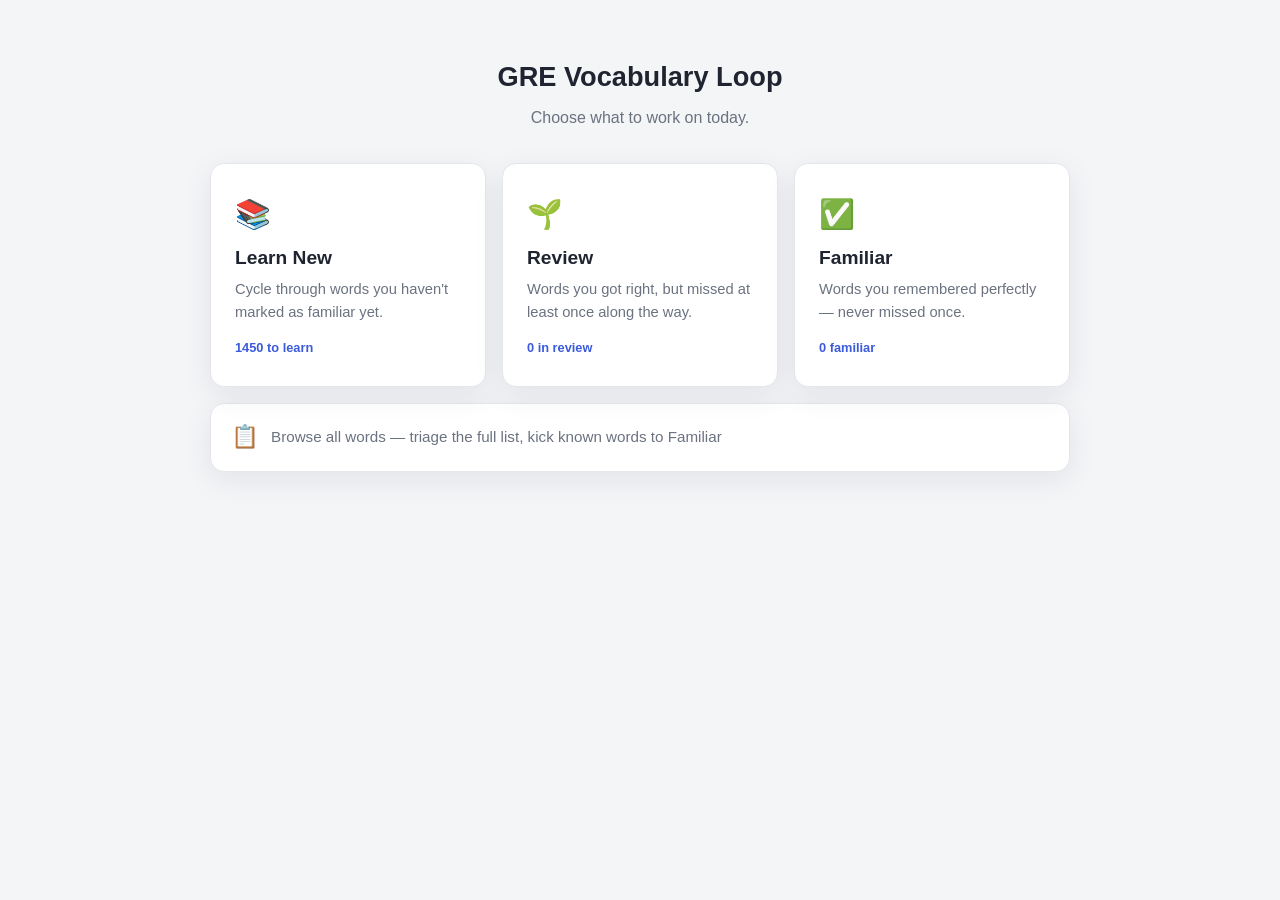
<file: index.html>
<!DOCTYPE html>
<html lang="en">
<head>
  <meta charset="UTF-8" />
  <meta name="viewport" content="width=device-width, initial-scale=1.0" />
  <title>GRE Vocabulary Loop</title>
  <link rel="stylesheet" href="style.css" />
</head>
<body>
  <main class="app app--menu">
    <header class="menu__head">
      <h1 class="menu__title">GRE Vocabulary Loop</h1>
      <p class="menu__subtitle">Choose what to work on today.</p>
    </header>

    <div class="menu__cards">
      <a class="entry" href="learn.html">
        <span class="entry__icon">📚</span>
        <span class="entry__name">Learn New</span>
        <span class="entry__desc">Cycle through words you haven't marked as familiar yet.</span>
        <span class="entry__count" id="learn-count">–</span>
      </a>

      <a class="entry" href="review.html">
        <span class="entry__icon">🌱</span>
        <span class="entry__name">Review</span>
        <span class="entry__desc">Words you got right, but missed at least once along the way.</span>
        <span class="entry__count" id="review-count">–</span>
      </a>

      <a class="entry" href="familiar.html">
        <span class="entry__icon">✅</span>
        <span class="entry__name">Familiar</span>
        <span class="entry__desc">Words you remembered perfectly — never missed once.</span>
        <span class="entry__count" id="familiar-count">–</span>
      </a>
    </div>

    <a class="browse" href="list.html">
      <span class="browse__icon">📋</span>
      <span class="browse__text">Browse all words — triage the full list, kick known words to Familiar</span>
    </a>
  </main>

  <script src="store.js"></script>
  <script src="index.js"></script>
</body>
</html>
</file>
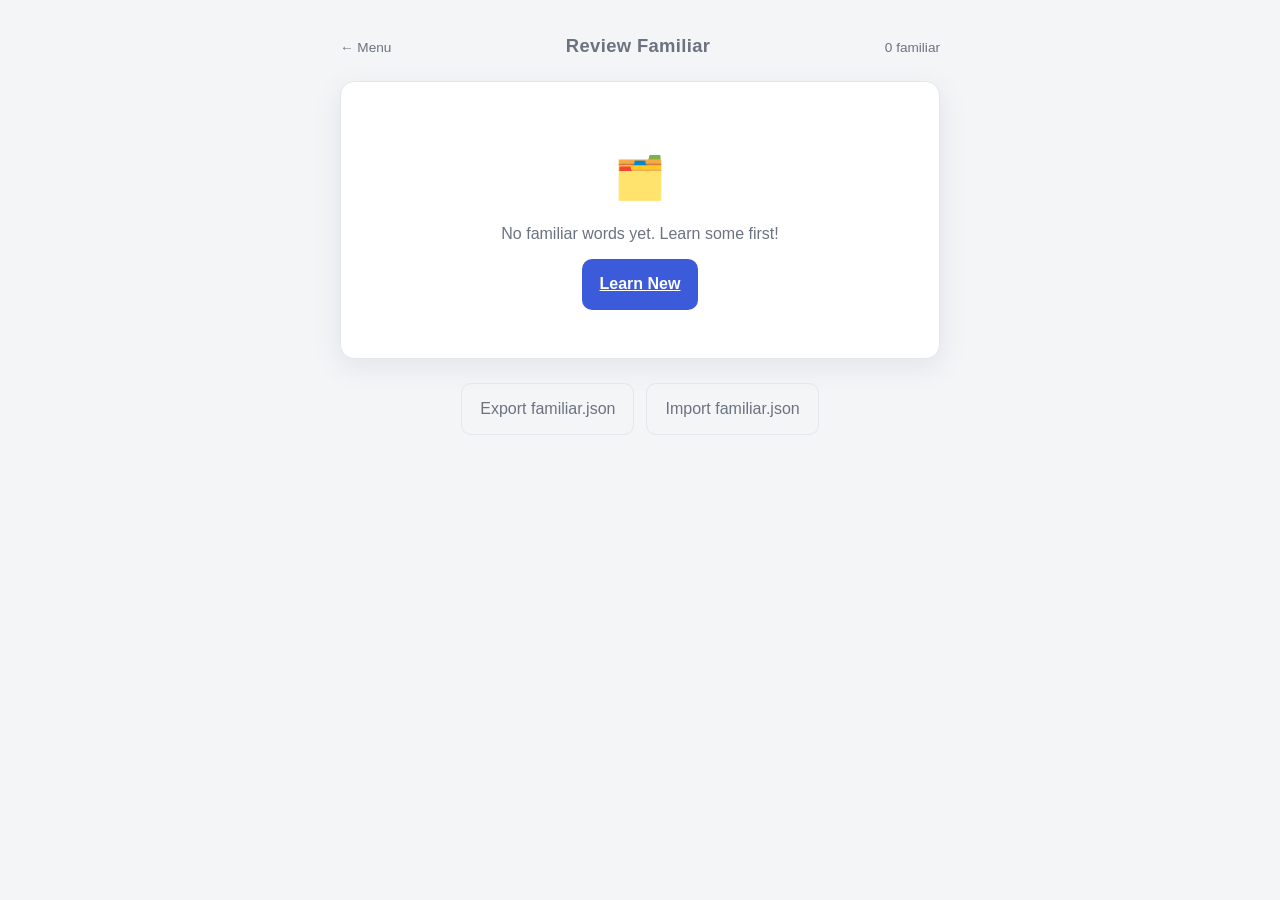
<file: familiar.html>
<!DOCTYPE html>
<html lang="en">
<head>
  <meta charset="UTF-8" />
  <meta name="viewport" content="width=device-width, initial-scale=1.0" />
  <title>Review Familiar · GRE Vocabulary Loop</title>
  <link rel="stylesheet" href="style.css" />
</head>
<body>
  <main class="app">
    <header class="app__header">
      <a class="app__back" href="index.html">← Menu</a>
      <h1 class="app__title">Review Familiar</h1>
      <div class="app__progress" id="progress">–</div>
    </header>

    <section class="card" id="card">
      <p class="card__word" id="word">Loading…</p>
      <p class="card__phonetic" id="phonetic"></p>

      <form class="recall" id="recall-form">
        <input
          type="text"
          id="guess"
          class="recall__input"
          placeholder="Type the meaning here"
          autocomplete="off"
          autofocus
        />
        <button type="submit" class="btn btn--primary" id="submit-btn">Submit</button>
      </form>

      <div class="answer" id="answer" hidden>
        <div class="answer__block">
          <span class="answer__label">Meaning</span>
          <p class="answer__text" id="meaning"></p>
        </div>
        <div class="answer__block" id="synonyms-block">
          <span class="answer__label">Synonyms</span>
          <p class="answer__text" id="synonyms"></p>
        </div>
        <div class="answer__block" id="example-block">
          <span class="answer__label">Example</span>
          <p class="answer__text answer__text--example" id="example"></p>
        </div>

        <div class="answer__actions">
          <button type="button" class="btn btn--true" id="true-btn">True</button>
          <button type="button" class="btn btn--false" id="false-btn">False (relearn)</button>
        </div>
      </div>

      <div class="done" id="empty" hidden>
        <p class="done__emoji">🗂️</p>
        <p class="done__text">No familiar words yet. Learn some first!</p>
        <a class="btn btn--primary" href="learn.html">Learn New</a>
      </div>
    </section>

    <footer class="app__footer app__footer--tools">
      <button type="button" class="btn btn--ghost" id="export-btn">Export familiar.json</button>
      <label class="btn btn--ghost" for="import-input">Import familiar.json</label>
      <input type="file" id="import-input" accept="application/json,.json" hidden />
    </footer>
  </main>

  <script src="store.js"></script>
  <script src="familiar.js"></script>
</body>
</html>
</file>
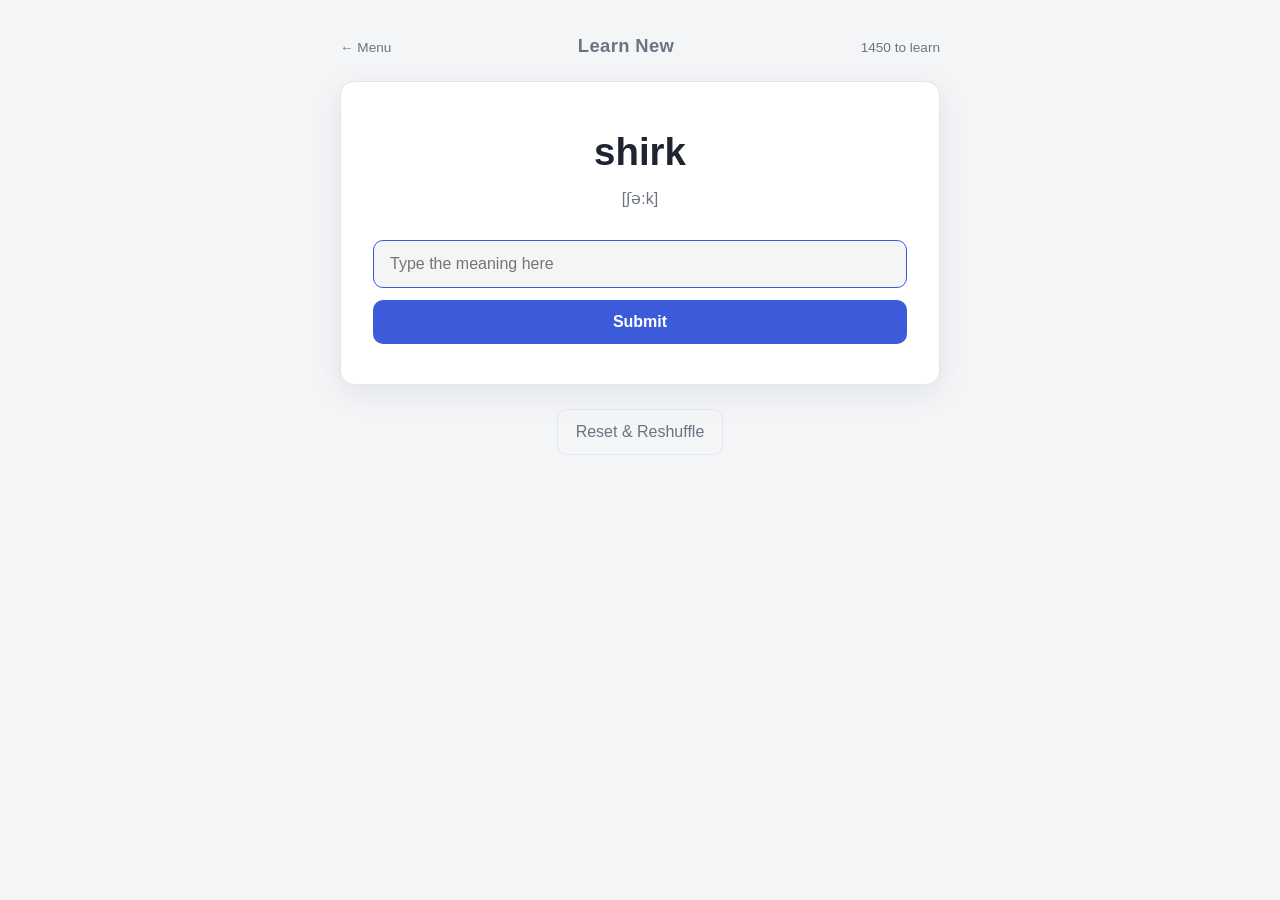
<file: learn.html>
<!DOCTYPE html>
<html lang="en">
<head>
  <meta charset="UTF-8" />
  <meta name="viewport" content="width=device-width, initial-scale=1.0" />
  <title>Learn New · GRE Vocabulary Loop</title>
  <link rel="stylesheet" href="style.css" />
</head>
<body>
  <main class="app">
    <header class="app__header">
      <a class="app__back" href="index.html">← Menu</a>
      <h1 class="app__title">Learn New</h1>
      <div class="app__progress" id="progress">–</div>
    </header>

    <section class="card" id="card">
      <p class="card__word" id="word">Loading…</p>
      <p class="card__phonetic" id="phonetic"></p>

      <form class="recall" id="recall-form">
        <input
          type="text"
          id="guess"
          class="recall__input"
          placeholder="Type the meaning here"
          autocomplete="off"
          autofocus
        />
        <button type="submit" class="btn btn--primary" id="submit-btn">Submit</button>
      </form>

      <div class="answer" id="answer" hidden>
        <div class="answer__block">
          <span class="answer__label">Meaning</span>
          <p class="answer__text" id="meaning"></p>
        </div>
        <div class="answer__block" id="synonyms-block">
          <span class="answer__label">Synonyms</span>
          <p class="answer__text" id="synonyms"></p>
        </div>
        <div class="answer__block" id="example-block">
          <span class="answer__label">Example</span>
          <p class="answer__text answer__text--example" id="example"></p>
        </div>

        <div class="answer__actions">
          <button type="button" class="btn btn--true" id="true-btn">True</button>
          <button type="button" class="btn btn--false" id="false-btn">False</button>
        </div>
      </div>

      <div class="done" id="done" hidden>
        <p class="done__emoji">🎉</p>
        <p class="done__text">You've marked every word familiar!</p>
        <a class="btn btn--primary" href="familiar.html">Review Familiar</a>
      </div>
    </section>

    <footer class="app__footer">
      <button type="button" class="btn btn--ghost" id="reset-btn">Reset &amp; Reshuffle</button>
    </footer>
  </main>

  <script src="store.js"></script>
  <script src="learn.js"></script>
</body>
</html>
</file>
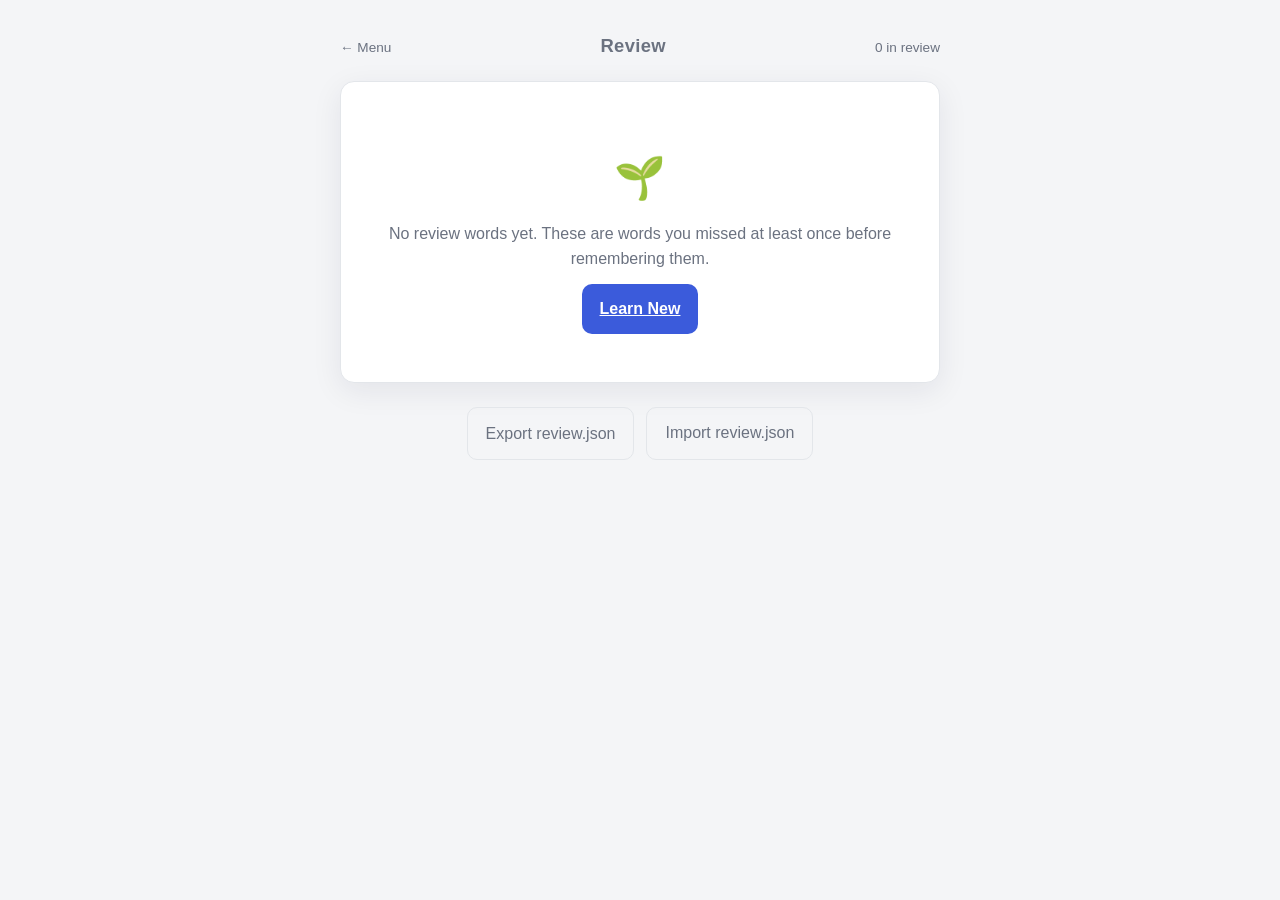
<file: review.html>
<!DOCTYPE html>
<html lang="en">
<head>
  <meta charset="UTF-8" />
  <meta name="viewport" content="width=device-width, initial-scale=1.0" />
  <title>Review · GRE Vocabulary Loop</title>
  <link rel="stylesheet" href="style.css" />
</head>
<body>
  <main class="app">
    <header class="app__header">
      <a class="app__back" href="index.html">← Menu</a>
      <h1 class="app__title">Review</h1>
      <div class="app__progress" id="progress">–</div>
    </header>

    <section class="card" id="card">
      <p class="card__word" id="word">Loading…</p>
      <p class="card__phonetic" id="phonetic"></p>

      <form class="recall" id="recall-form">
        <input
          type="text"
          id="guess"
          class="recall__input"
          placeholder="Type the meaning here"
          autocomplete="off"
          autofocus
        />
        <button type="submit" class="btn btn--primary" id="submit-btn">Submit</button>
      </form>

      <div class="answer" id="answer" hidden>
        <div class="answer__block">
          <span class="answer__label">Meaning</span>
          <p class="answer__text" id="meaning"></p>
        </div>
        <div class="answer__block" id="synonyms-block">
          <span class="answer__label">Synonyms</span>
          <p class="answer__text" id="synonyms"></p>
        </div>
        <div class="answer__block" id="example-block">
          <span class="answer__label">Example</span>
          <p class="answer__text answer__text--example" id="example"></p>
        </div>

        <div class="answer__actions">
          <button type="button" class="btn btn--true" id="true-btn">True</button>
          <button type="button" class="btn btn--false" id="false-btn">False (relearn)</button>
        </div>
      </div>

      <div class="done" id="empty" hidden>
        <p class="done__emoji">🌱</p>
        <p class="done__text">No review words yet. These are words you missed at least once before remembering them.</p>
        <a class="btn btn--primary" href="learn.html">Learn New</a>
      </div>
    </section>

    <footer class="app__footer app__footer--tools">
      <button type="button" class="btn btn--ghost" id="export-btn">Export review.json</button>
      <label class="btn btn--ghost" for="import-input">Import review.json</label>
      <input type="file" id="import-input" accept="application/json,.json" hidden />
    </footer>
  </main>

  <script src="store.js"></script>
  <script src="review.js"></script>
</body>
</html>
</file>
<file: style.css>
:root {
  --bg: #f4f5f7;
  --card-bg: #ffffff;
  --ink: #1f2430;
  --muted: #6b7280;
  --border: #e3e6ea;
  --primary: #3b5bdb;
  --primary-ink: #ffffff;
  --true: #2f9e44;
  --false: #e03131;
  --review: #e8983a;
  --radius: 14px;
  --shadow: 0 8px 30px rgba(20, 30, 60, 0.08);
}

@media (prefers-color-scheme: dark) {
  :root {
    --bg: #14171d;
    --card-bg: #1d222b;
    --ink: #e8ebf0;
    --muted: #9aa2b1;
    --border: #2c333f;
    --shadow: 0 8px 30px rgba(0, 0, 0, 0.35);
  }
}

* {
  box-sizing: border-box;
}

/* Ensure the hidden attribute wins over display:flex/block rules below. */
[hidden] {
  display: none !important;
}

body {
  margin: 0;
  min-height: 100vh;
  display: flex;
  justify-content: center;
  align-items: flex-start;
  background: var(--bg);
  color: var(--ink);
  font-family: -apple-system, BlinkMacSystemFont, "Segoe UI", Roboto, Helvetica, Arial, sans-serif;
  line-height: 1.55;
}

.app {
  width: 100%;
  max-width: 640px;
  padding: 32px 20px 48px;
}

.app__header {
  display: flex;
  align-items: baseline;
  justify-content: space-between;
  margin-bottom: 20px;
}

.app__title {
  font-size: 1.15rem;
  font-weight: 600;
  margin: 0;
  color: var(--muted);
  letter-spacing: 0.02em;
}

.app__progress {
  font-size: 0.85rem;
  color: var(--muted);
  font-variant-numeric: tabular-nums;
}

.card {
  background: var(--card-bg);
  border: 1px solid var(--border);
  border-radius: var(--radius);
  box-shadow: var(--shadow);
  padding: 40px 32px;
}

.card__word {
  font-size: 2.4rem;
  font-weight: 700;
  text-align: center;
  margin: 0;
  word-break: break-word;
}

.card__phonetic {
  text-align: center;
  color: var(--muted);
  margin: 6px 0 0;
  font-size: 1rem;
}

.recall {
  margin-top: 28px;
  display: flex;
  flex-direction: column;
  gap: 12px;
}

.recall__input {
  width: 100%;
  padding: 14px 16px;
  font-size: 1rem;
  border: 1px solid var(--border);
  border-radius: 10px;
  background: var(--bg);
  color: var(--ink);
  outline: none;
  transition: border-color 0.15s ease;
}

.recall__input:focus {
  border-color: var(--primary);
}

.btn {
  font-size: 1rem;
  font-weight: 600;
  padding: 13px 18px;
  border: none;
  border-radius: 10px;
  cursor: pointer;
  transition: transform 0.05s ease, opacity 0.15s ease;
}

.btn:active {
  transform: translateY(1px);
}

.btn--primary {
  background: var(--primary);
  color: var(--primary-ink);
}

.btn--true {
  background: var(--true);
  color: #fff;
  flex: 1;
}

.btn--false {
  background: var(--false);
  color: #fff;
  flex: 1;
}

.btn--review {
  background: var(--review);
  color: #fff;
}

.btn--ghost {
  background: transparent;
  color: var(--muted);
  border: 1px solid var(--border);
  font-weight: 500;
}

.btn--ghost:hover {
  color: var(--ink);
}

.answer {
  margin-top: 28px;
  border-top: 1px solid var(--border);
  padding-top: 24px;
  display: flex;
  flex-direction: column;
  gap: 18px;
}

.answer__block {
  display: flex;
  flex-direction: column;
  gap: 4px;
}

.answer__label {
  font-size: 0.72rem;
  text-transform: uppercase;
  letter-spacing: 0.08em;
  color: var(--muted);
  font-weight: 700;
}

.answer__text {
  margin: 0;
  font-size: 1.02rem;
}

.answer__text--example {
  color: var(--muted);
  font-style: italic;
}

.answer__actions {
  display: flex;
  gap: 12px;
  margin-top: 6px;
}

.app__footer {
  margin-top: 24px;
  text-align: center;
}

.app__footer--tools {
  display: flex;
  gap: 12px;
  justify-content: center;
  flex-wrap: wrap;
}

.app__back {
  font-size: 0.85rem;
  color: var(--muted);
  text-decoration: none;
}

.app__back:hover {
  color: var(--ink);
}

/* ---- Landing menu ---- */

.app--menu {
  padding-top: 56px;
  max-width: 900px;
}

.menu__head {
  text-align: center;
  margin-bottom: 32px;
}

.menu__title {
  font-size: 1.7rem;
  font-weight: 700;
  margin: 0;
}

.menu__subtitle {
  color: var(--muted);
  margin: 8px 0 0;
}

.menu__cards {
  display: grid;
  gap: 16px;
}

@media (min-width: 720px) {
  .menu__cards {
    grid-template-columns: repeat(3, 1fr);
  }
}

.entry {
  display: flex;
  flex-direction: column;
  gap: 6px;
  padding: 28px 24px;
  background: var(--card-bg);
  border: 1px solid var(--border);
  border-radius: var(--radius);
  box-shadow: var(--shadow);
  text-decoration: none;
  color: inherit;
  transition: transform 0.08s ease, border-color 0.15s ease;
}

.entry:hover {
  transform: translateY(-2px);
  border-color: var(--primary);
}

.entry__icon {
  font-size: 1.8rem;
}

.entry__name {
  font-size: 1.2rem;
  font-weight: 700;
}

.entry__desc {
  color: var(--muted);
  font-size: 0.92rem;
}

.entry__count {
  margin-top: 8px;
  font-size: 0.8rem;
  font-weight: 600;
  color: var(--primary);
  font-variant-numeric: tabular-nums;
}

/* ---- Done / empty state ---- */

.done {
  text-align: center;
  padding: 24px 0 8px;
  display: flex;
  flex-direction: column;
  align-items: center;
  gap: 12px;
}

.done__emoji {
  font-size: 2.6rem;
  margin: 0;
}

.done__text {
  margin: 0;
  color: var(--muted);
}

label.btn {
  display: inline-block;
  text-align: center;
}

/* ---- Browse bar on the menu ---- */

.browse {
  display: flex;
  align-items: center;
  gap: 12px;
  margin-top: 16px;
  padding: 16px 20px;
  background: var(--card-bg);
  border: 1px solid var(--border);
  border-radius: var(--radius);
  box-shadow: var(--shadow);
  text-decoration: none;
  color: inherit;
  transition: border-color 0.15s ease;
}

.browse:hover {
  border-color: var(--primary);
}

.browse__icon {
  font-size: 1.4rem;
}

.browse__text {
  color: var(--muted);
  font-size: 0.95rem;
}

/* ---- Word-list page ---- */

.app--list {
  max-width: 760px;
  padding-bottom: 96px; /* room for the sticky action bar */
}

.controls {
  position: sticky;
  top: 0;
  z-index: 5;
  background: var(--bg);
  padding: 10px 0 12px;
  display: flex;
  flex-direction: column;
  gap: 10px;
}

.controls__search {
  width: 100%;
  padding: 12px 14px;
  font-size: 1rem;
  border: 1px solid var(--border);
  border-radius: 10px;
  background: var(--card-bg);
  color: var(--ink);
  outline: none;
}

.controls__search:focus {
  border-color: var(--primary);
}

.chips {
  display: flex;
  gap: 8px;
  flex-wrap: wrap;
}

.chip {
  font-size: 0.85rem;
  font-weight: 600;
  padding: 7px 12px;
  border-radius: 999px;
  border: 1px solid var(--border);
  background: var(--card-bg);
  color: var(--muted);
  cursor: pointer;
}

.chip span {
  opacity: 0.7;
  margin-left: 4px;
  font-variant-numeric: tabular-nums;
}

.chip--active {
  background: var(--primary);
  border-color: var(--primary);
  color: #fff;
}

.controls__bulk {
  display: flex;
  align-items: center;
  justify-content: space-between;
}

.linkbtn {
  background: none;
  border: none;
  color: var(--primary);
  font-size: 0.85rem;
  font-weight: 600;
  cursor: pointer;
  padding: 0;
}

.controls__hint {
  font-size: 0.8rem;
  color: var(--muted);
  font-variant-numeric: tabular-nums;
}

.list {
  border: 1px solid var(--border);
  border-radius: var(--radius);
  overflow: hidden;
  background: var(--card-bg);
}

.list__empty {
  padding: 32px;
  text-align: center;
  color: var(--muted);
}

.row {
  display: grid;
  grid-template-columns: 24px 1fr auto;
  gap: 12px;
  align-items: center;
  padding: 11px 14px;
  border-bottom: 1px solid var(--border);
  cursor: pointer;
}

.row:last-child {
  border-bottom: none;
}

.row:has(.row__check:checked) {
  background: rgba(59, 91, 219, 0.09);
}

.row__check {
  width: 17px;
  height: 17px;
  accent-color: var(--primary);
  cursor: pointer;
}

.row__main {
  min-width: 0;
  display: flex;
  flex-direction: column;
  gap: 2px;
}

.row__word {
  font-weight: 600;
  font-size: 1rem;
}

.row__ph {
  color: var(--muted);
  font-weight: 400;
  font-size: 0.8rem;
}

.row__meaning {
  color: var(--muted);
  font-size: 0.85rem;
  display: -webkit-box;
  -webkit-line-clamp: 2;
  -webkit-box-orient: vertical;
  overflow: hidden;
}

.badge {
  font-size: 0.7rem;
  font-weight: 700;
  padding: 4px 9px;
  border-radius: 999px;
  white-space: nowrap;
}

.badge--learning {
  background: rgba(107, 114, 128, 0.16);
  color: var(--muted);
}

.badge--review {
  background: rgba(232, 152, 58, 0.18);
  color: #b96a12;
}

.badge--familiar {
  background: rgba(47, 158, 68, 0.16);
  color: #2f9e44;
}

.actionbar {
  position: fixed;
  left: 0;
  right: 0;
  bottom: 0;
  z-index: 10;
  display: flex;
  align-items: center;
  justify-content: space-between;
  gap: 12px;
  flex-wrap: wrap;
  padding: 12px 18px;
  background: var(--card-bg);
  border-top: 1px solid var(--border);
  box-shadow: 0 -6px 24px rgba(20, 30, 60, 0.1);
}

.actionbar__count {
  font-weight: 600;
  font-variant-numeric: tabular-nums;
}

.actionbar__buttons {
  display: flex;
  gap: 8px;
  flex-wrap: wrap;
}

.actionbar .btn {
  padding: 10px 14px;
  font-size: 0.9rem;
}
</file>
